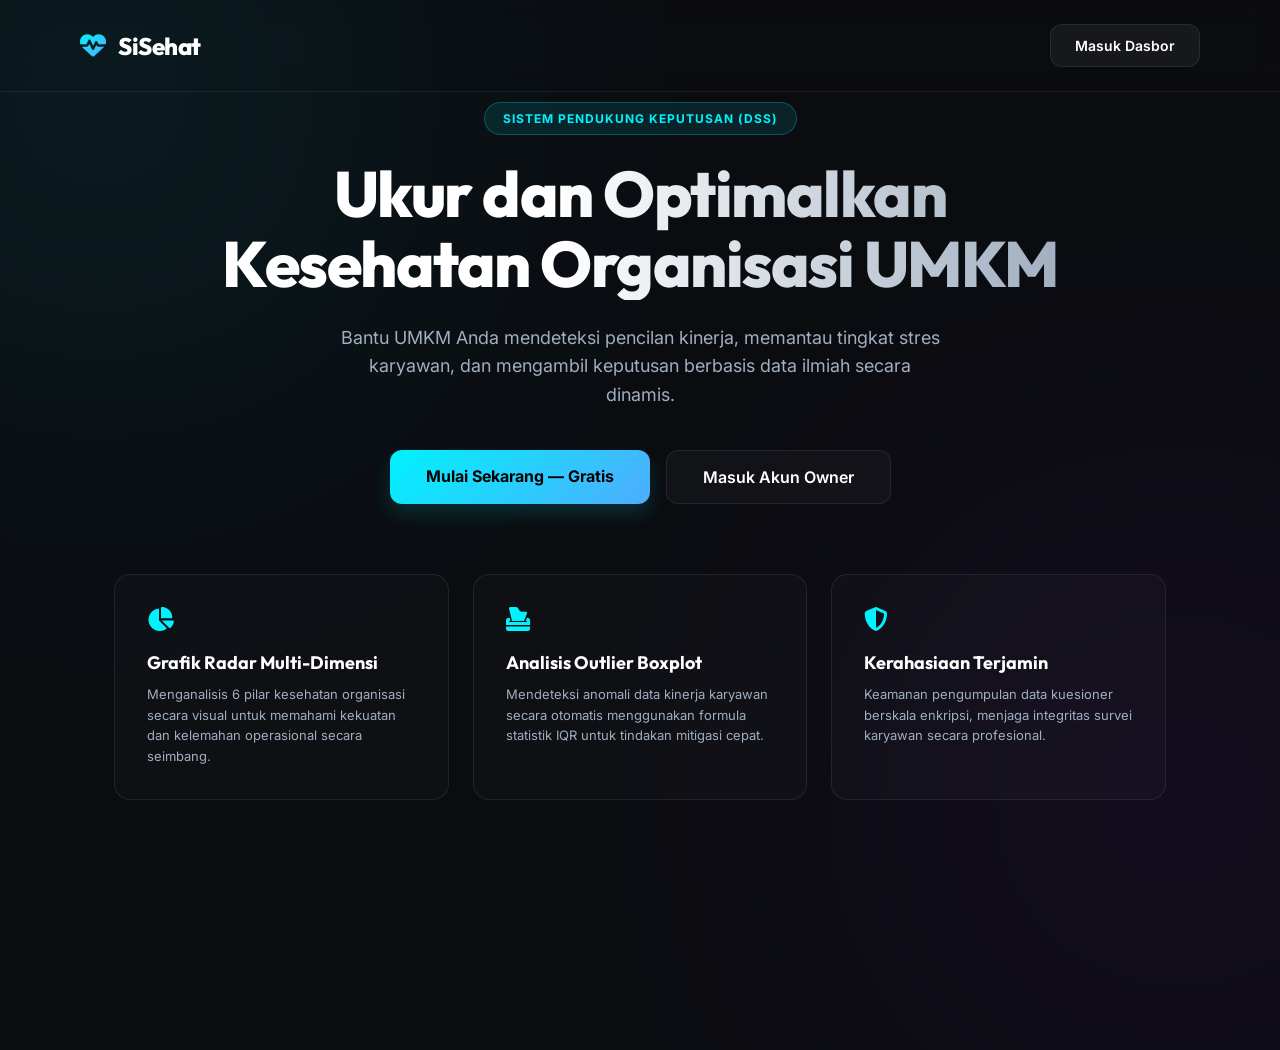
<file: frontend/index.html>
<!DOCTYPE html>
<html lang="id">
<head>
    <meta charset="UTF-8">
    <meta name="viewport" content="width=device-width, initial-scale=1.0">
    <title>SiSehat - Kesehatan Organisasi UMKM</title>
    <!-- Google Fonts -->
    <link href="https://fonts.googleapis.com/css2?family=Outfit:wght@300;400;600;800&family=Inter:wght@300;400;600;700&display=swap" rel="stylesheet">
    <!-- FontAwesome Icons -->
    <link rel="stylesheet" href="https://cdnjs.cloudflare.com/ajax/libs/font-awesome/6.4.0/css/all.min.css">
    
    <style>
        :root {
            --bg-color: #0b0c10;
            --primary-color: #00f2fe;
            --secondary-color: #4facfe;
            --text-primary: #ffffff;
            --text-secondary: #a0aec0;
            --border-color: rgba(255, 255, 255, 0.08);
        }

        * {
            box-sizing: border-box;
            margin: 0;
            padding: 0;
            font-family: 'Inter', sans-serif;
        }

        body {
            background-color: var(--bg-color);
            color: var(--text-primary);
            min-height: 100vh;
            display: flex;
            flex-direction: column;
            overflow-x: hidden;
            position: relative;
        }

        /* Glowing Background Orbs */
        .orb {
            position: absolute;
            width: 500px;
            height: 500px;
            border-radius: 50%;
            filter: blur(180px);
            z-index: 1;
            opacity: 0.12;
        }
        .orb-left {
            top: -150px;
            left: -150px;
            background: var(--primary-color);
        }
        .orb-right {
            bottom: -150px;
            right: -150px;
            background: #8a2be2;
        }

        /* Navbar */
        nav {
            display: flex;
            justify-content: space-between;
            align-items: center;
            padding: 24px 80px;
            z-index: 10;
            border-bottom: 1px solid var(--border-color);
            backdrop-filter: blur(12px);
        }
        .logo {
            display: flex;
            align-items: center;
            gap: 12px;
            text-decoration: none;
            color: #fff;
        }
        .logo-icon {
            font-size: 26px;
            background: linear-gradient(135deg, var(--primary-color), var(--secondary-color));
            -webkit-background-clip: text;
            -webkit-text-fill-color: transparent;
        }
        .logo-text {
            font-family: 'Outfit', sans-serif;
            font-size: 24px;
            font-weight: 800;
            letter-spacing: -0.5px;
        }

        .nav-btn {
            background: rgba(255, 255, 255, 0.05);
            border: 1px solid var(--border-color);
            border-radius: 12px;
            padding: 12px 24px;
            color: #fff;
            font-size: 14px;
            font-weight: 600;
            text-decoration: none;
            transition: all 0.2s;
        }
        .nav-btn:hover {
            background: #fff;
            color: #000;
            transform: translateY(-1px);
        }

        /* Hero Section */
        .hero {
            flex: 1;
            display: flex;
            flex-direction: column;
            align-items: center;
            justify-content: center;
            text-align: center;
            padding: 0 24px;
            z-index: 10;
            max-width: 900px;
            margin: 0 auto;
        }

        .hero-badge {
            background: rgba(0, 242, 254, 0.1);
            border: 1px solid rgba(0, 242, 254, 0.25);
            color: var(--primary-color);
            padding: 8px 18px;
            border-radius: 20px;
            font-size: 12px;
            font-weight: 700;
            letter-spacing: 1px;
            text-transform: uppercase;
            margin-bottom: 24px;
            display: inline-block;
        }

        .hero-title {
            font-family: 'Outfit', sans-serif;
            font-size: 64px;
            font-weight: 800;
            line-height: 1.1;
            letter-spacing: -1.5px;
            margin-bottom: 24px;
            background: linear-gradient(to right, #ffffff 40%, #a0aec0);
            -webkit-background-clip: text;
            -webkit-text-fill-color: transparent;
        }

        .hero-desc {
            font-size: 18px;
            color: var(--text-secondary);
            max-width: 600px;
            line-height: 1.6;
            margin-bottom: 40px;
        }

        .hero-actions {
            display: flex;
            gap: 16px;
        }

        .btn-primary {
            background: linear-gradient(135deg, var(--primary-color), var(--secondary-color));
            color: #000;
            border: none;
            border-radius: 12px;
            padding: 16px 36px;
            font-size: 16px;
            font-weight: 700;
            text-decoration: none;
            transition: all 0.2s;
            box-shadow: 0 10px 20px rgba(0, 242, 254, 0.15);
        }
        .btn-primary:hover {
            transform: translateY(-2px);
            box-shadow: 0 10px 25px rgba(0, 242, 254, 0.35);
        }

        .btn-secondary {
            background: rgba(255, 255, 255, 0.03);
            border: 1px solid var(--border-color);
            color: #fff;
            border-radius: 12px;
            padding: 16px 36px;
            font-size: 16px;
            font-weight: 600;
            text-decoration: none;
            transition: all 0.2s;
        }
        .btn-secondary:hover {
            background: rgba(255, 255, 255, 0.08);
            border-color: rgba(255, 255, 255, 0.15);
        }

        /* Features row */
        .features-grid {
            display: grid;
            grid-template-columns: repeat(3, 1fr);
            gap: 24px;
            width: 100%;
            max-width: 1100px;
            margin: 60px auto 100px auto;
            padding: 0 24px;
            z-index: 10;
        }

        .feature-card {
            background: rgba(255, 255, 255, 0.02);
            border: 1px solid var(--border-color);
            border-radius: 16px;
            padding: 32px;
            text-align: left;
            transition: all 0.2s;
        }
        .feature-card:hover {
            border-color: rgba(0, 242, 254, 0.2);
            background: rgba(255, 255, 255, 0.04);
            transform: translateY(-2px);
        }
        .feature-icon {
            font-size: 24px;
            color: var(--primary-color);
            margin-bottom: 20px;
        }
        .feature-title {
            font-family: 'Outfit', sans-serif;
            font-size: 18px;
            font-weight: 700;
            margin-bottom: 10px;
        }
        .feature-desc {
            font-size: 13px;
            color: var(--text-secondary);
            line-height: 1.6;
        }

        @media (max-width: 768px) {
            nav { padding: 24px 32px; }
            .hero-title { font-size: 44px; }
            .features-grid { grid-template-columns: 1fr; }
        }
    </style>
</head>
<body>

    <!-- Ambient Orbs -->
    <div class="orb orb-left"></div>
    <div class="orb orb-right"></div>

    <!-- Navbar -->
    <nav>
        <a href="index.html" class="logo">
            <i class="fa-solid fa-heart-pulse logo-icon"></i>
            <span class="logo-text">SiSehat</span>
        </a>
        <a href="login.html" class="nav-btn">Masuk Dasbor</a>
    </nav>

    <!-- Hero -->
    <main class="hero">
        <span class="hero-badge">Sistem Pendukung Keputusan (DSS)</span>
        <h1 class="hero-title">Ukur dan Optimalkan Kesehatan Organisasi UMKM</h1>
        <p class="hero-desc">Bantu UMKM Anda mendeteksi pencilan kinerja, memantau tingkat stres karyawan, dan mengambil keputusan berbasis data ilmiah secara dinamis.</p>
        
        <div class="hero-actions">
            <a href="register.html" class="btn-primary">Mulai Sekarang — Gratis</a>
            <a href="login.html" class="btn-secondary">Masuk Akun Owner</a>
        </div>
    </main>

    <!-- Features -->
    <section class="features-grid">
        <div class="feature-card">
            <i class="fa-solid fa-chart-pie feature-icon"></i>
            <h3 class="feature-title">Grafik Radar Multi-Dimensi</h3>
            <p class="feature-desc">Menganalisis 6 pilar kesehatan organisasi secara visual untuk memahami kekuatan dan kelemahan operasional secara seimbang.</p>
        </div>
        <div class="feature-card">
            <i class="fa-solid fa-box-tissue feature-icon"></i>
            <h3 class="feature-title">Analisis Outlier Boxplot</h3>
            <p class="feature-desc">Mendeteksi anomali data kinerja karyawan secara otomatis menggunakan formula statistik IQR untuk tindakan mitigasi cepat.</p>
        </div>
        <div class="feature-card">
            <i class="fa-solid fa-shield-halved feature-icon"></i>
            <h3 class="feature-title">Kerahasiaan Terjamin</h3>
            <p class="feature-desc">Keamanan pengumpulan data kuesioner berskala enkripsi, menjaga integritas survei karyawan secara profesional.</p>
        </div>
    </section>

</body>
</html>
</file>
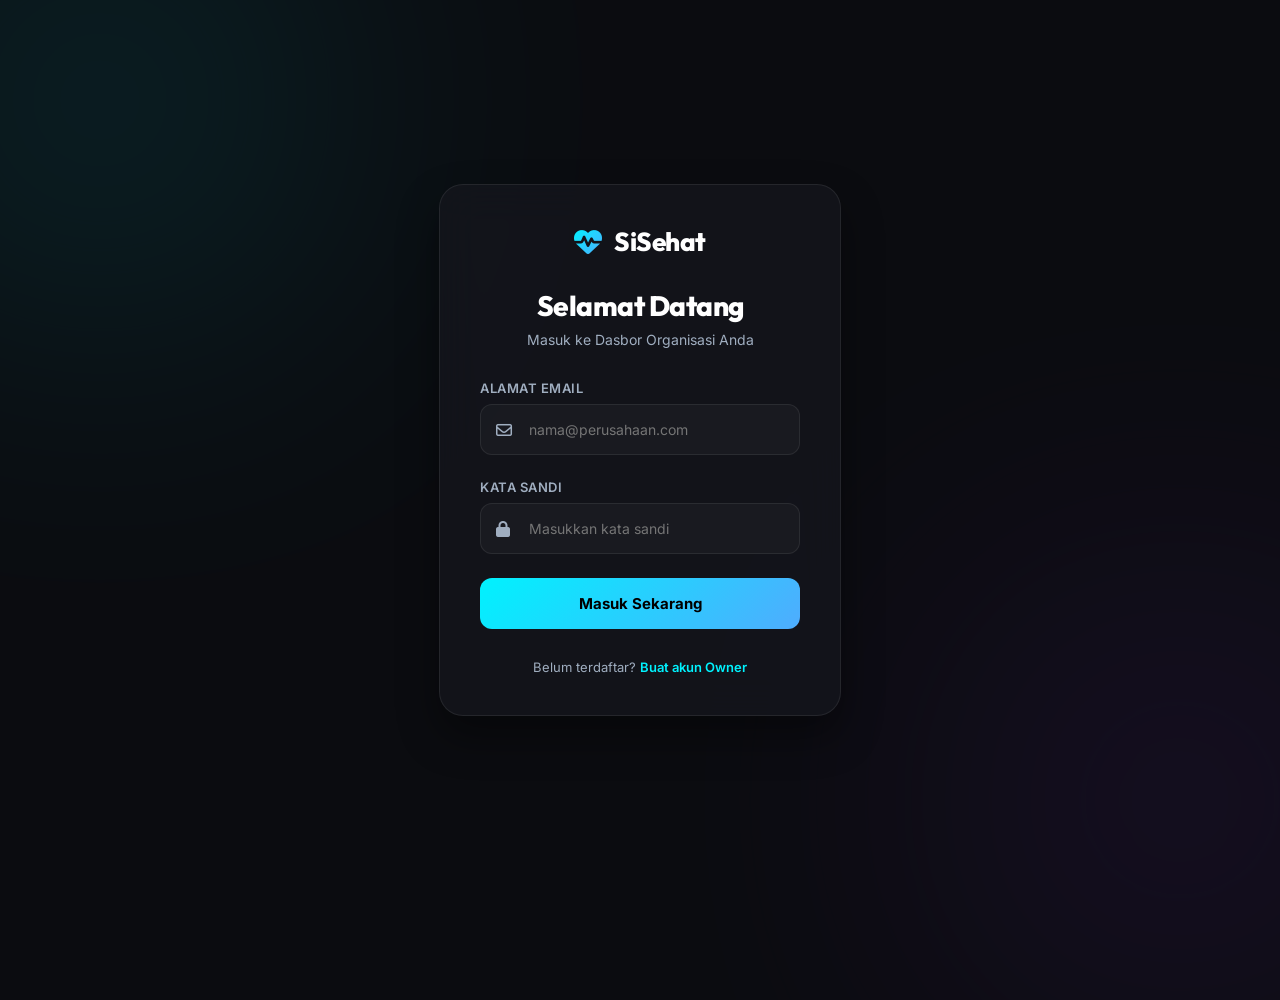
<file: frontend/dashboard.html>
<!DOCTYPE html>
<html lang="id">
<head>
    <meta charset="UTF-8">
    <meta name="viewport" content="width=device-width, initial-scale=1.0">
    <title>Dasbor - SiSehat</title>
    <!-- Google Fonts -->
    <link href="https://fonts.googleapis.com/css2?family=Outfit:wght@300;400;600;800&family=Inter:wght@300;400;600;700&display=swap" rel="stylesheet">
    <!-- FontAwesome Icons -->
    <link rel="stylesheet" href="https://cdnjs.cloudflare.com/ajax/libs/font-awesome/6.4.0/css/all.min.css">
    
    <style>
        :root {
            --bg-color: #0b0c10;
            --card-color: rgba(22, 24, 30, 0.7);
            --primary-color: #00f2fe;
            --secondary-color: #4facfe;
            --text-primary: #ffffff;
            --text-secondary: #a0aec0;
            --border-color: rgba(255, 255, 255, 0.08);
            --card-hover: rgba(255, 255, 255, 0.03);
            --success-color: #2ecc71;
        }

        * {
            box-sizing: border-box;
            margin: 0;
            padding: 0;
            font-family: 'Inter', sans-serif;
        }

        body {
            background-color: var(--bg-color);
            color: var(--text-primary);
            min-height: 100vh;
            display: flex;
            flex-direction: column;
            overflow-x: hidden;
            position: relative;
        }

        /* Glowing Background Orbs */
        .orb {
            position: absolute;
            width: 450px;
            height: 450px;
            border-radius: 50%;
            filter: blur(150px);
            z-index: 1;
            opacity: 0.1;
        }
        .orb-left {
            top: -100px;
            left: -100px;
            background: var(--primary-color);
        }
        .orb-right {
            bottom: -150px;
            right: -100px;
            background: #8a2be2;
        }

        /* Navbar */
        nav {
            display: flex;
            justify-content: space-between;
            align-items: center;
            padding: 20px 60px;
            z-index: 10;
            border-bottom: 1px solid var(--border-color);
            backdrop-filter: blur(12px);
            background: rgba(11, 12, 16, 0.5);
        }
        .logo {
            display: flex;
            align-items: center;
            gap: 12px;
            text-decoration: none;
            color: #fff;
        }
        .logo-icon {
            font-size: 24px;
            background: linear-gradient(135deg, var(--primary-color), var(--secondary-color));
            -webkit-background-clip: text;
            -webkit-text-fill-color: transparent;
        }
        .logo-text {
            font-family: 'Outfit', sans-serif;
            font-size: 22px;
            font-weight: 800;
            letter-spacing: -0.5px;
        }

        .user-nav {
            display: flex;
            align-items: center;
            gap: 20px;
        }
        .user-info {
            display: flex;
            align-items: center;
            gap: 10px;
        }
        .user-avatar {
            width: 38px;
            height: 38px;
            background: rgba(0, 242, 254, 0.1);
            border: 1px solid rgba(0, 242, 254, 0.2);
            border-radius: 50%;
            display: flex;
            align-items: center;
            justify-content: center;
            color: var(--primary-color);
            font-weight: 700;
        }
        .user-name {
            font-size: 14px;
            font-weight: 600;
        }
        .btn-logout {
            background: rgba(255, 77, 77, 0.1);
            border: 1px solid rgba(255, 77, 77, 0.2);
            border-radius: 10px;
            padding: 8px 16px;
            color: #ff4d4d;
            font-size: 13px;
            font-weight: 600;
            cursor: pointer;
            transition: all 0.2s;
        }
        .btn-logout:hover {
            background: #ff4d4d;
            color: #fff;
        }

        /* Main Container */
        main {
            flex: 1;
            max-width: 1200px;
            width: 100%;
            margin: 40px auto;
            padding: 0 40px;
            z-index: 10;
        }

        .header-row {
            display: flex;
            justify-content: space-between;
            align-items: center;
            margin-bottom: 36px;
        }
        .header-title {
            font-family: 'Outfit', sans-serif;
            font-size: 32px;
            font-weight: 800;
            letter-spacing: -0.5px;
        }
        .header-desc {
            font-size: 14px;
            color: var(--text-secondary);
            margin-top: 4px;
        }

        .btn-add {
            background: linear-gradient(135deg, var(--primary-color), var(--secondary-color));
            color: #000;
            border: none;
            border-radius: 12px;
            padding: 14px 24px;
            font-size: 14px;
            font-weight: 700;
            cursor: pointer;
            display: flex;
            align-items: center;
            gap: 10px;
            transition: all 0.2s;
        }
        .btn-add:hover {
            transform: translateY(-2px);
            box-shadow: 0 6px 15px rgba(0, 242, 254, 0.25);
        }

        /* Grid */
        .umkm-grid {
            display: grid;
            grid-template-columns: repeat(auto-fill, minmax(340px, 1fr));
            gap: 24px;
        }

        .umkm-card {
            background: var(--card-color);
            border: 1px solid var(--border-color);
            border-radius: 20px;
            padding: 30px;
            backdrop-filter: blur(16px);
            transition: all 0.2s;
            position: relative;
            overflow: hidden;
        }
        .umkm-card:hover {
            border-color: rgba(0, 242, 254, 0.25);
            background: var(--card-hover);
            transform: translateY(-2px);
        }

        .umkm-card::before {
            content: '';
            position: absolute;
            top: 0;
            left: 0;
            width: 100%;
            height: 4px;
            background: linear-gradient(to right, var(--primary-color), var(--secondary-color));
            opacity: 0;
            transition: all 0.2s;
        }
        .umkm-card:hover::before {
            opacity: 1;
        }

        .umkm-name {
            font-family: 'Outfit', sans-serif;
            font-size: 20px;
            font-weight: 700;
            margin-bottom: 12px;
        }
        .umkm-meta {
            display: flex;
            flex-direction: column;
            gap: 8px;
            font-size: 13px;
            color: var(--text-secondary);
            margin-bottom: 24px;
            border-bottom: 1px solid var(--border-color);
            padding-bottom: 16px;
        }
        .meta-item {
            display: flex;
            align-items: center;
            gap: 10px;
        }
        .meta-icon {
            color: var(--primary-color);
            width: 16px;
        }

        .card-actions {
            display: flex;
            gap: 10px;
        }
        .btn-action-primary {
            flex: 1;
            background: rgba(0, 242, 254, 0.1);
            border: 1px solid rgba(0, 242, 254, 0.25);
            color: var(--primary-color);
            border-radius: 10px;
            padding: 10px;
            font-size: 13px;
            font-weight: 700;
            text-align: center;
            text-decoration: none;
            cursor: pointer;
            transition: all 0.2s;
        }
        .btn-action-primary:hover {
            background: var(--primary-color);
            color: #000;
            border-color: var(--primary-color);
        }

        /* Modal */
        .modal {
            display: none;
            position: fixed;
            top: 0;
            left: 0;
            width: 100%;
            height: 100%;
            background: rgba(0, 0, 0, 0.8);
            backdrop-filter: blur(8px);
            z-index: 100;
            align-items: center;
            justify-content: center;
            padding: 20px;
        }
        .modal-card {
            background: #11141a;
            border: 1px solid var(--border-color);
            border-radius: 24px;
            width: 100%;
            max-width: 460px;
            padding: 40px;
            box-shadow: 0 20px 50px rgba(0, 0, 0, 0.6);
            animation: modalIn 0.3s cubic-bezier(0.25, 0.8, 0.25, 1);
        }
        @keyframes modalIn {
            from { transform: translateY(20px); opacity: 0; }
            to { transform: translateY(0); opacity: 1; }
        }

        .modal-header {
            display: flex;
            justify-content: space-between;
            align-items: center;
            margin-bottom: 28px;
        }
        .modal-title {
            font-family: 'Outfit', sans-serif;
            font-size: 24px;
            font-weight: 800;
        }
        .btn-close {
            background: none;
            border: none;
            color: var(--text-secondary);
            font-size: 20px;
            cursor: pointer;
            transition: all 0.2s;
        }
        .btn-close:hover {
            color: #fff;
        }

        /* Loader */
        .loader {
            grid-column: 1 / -1;
            text-align: center;
            padding: 60px 0;
            color: var(--text-secondary);
        }
        .loader-icon {
            font-size: 32px;
            margin-bottom: 16px;
            animation: spin 1s linear infinite;
        }

        /* Empty State */
        .empty-state {
            grid-column: 1 / -1;
            text-align: center;
            padding: 80px 40px;
            background: var(--card-color);
            border: 1px dashed var(--border-color);
            border-radius: 24px;
        }
        .empty-icon {
            font-size: 48px;
            color: var(--text-secondary);
            margin-bottom: 24px;
            opacity: 0.5;
        }
        .empty-title {
            font-family: 'Outfit', sans-serif;
            font-size: 22px;
            font-weight: 700;
            margin-bottom: 8px;
        }
        .empty-desc {
            font-size: 14px;
            color: var(--text-secondary);
            margin-bottom: 28px;
        }

        /* Form styling inside Modal */
        .form-group {
            margin-bottom: 20px;
        }
        .form-label {
            display: block;
            font-size: 12px;
            font-weight: 600;
            color: var(--text-secondary);
            margin-bottom: 8px;
            text-transform: uppercase;
        }
        .form-input {
            width: 100%;
            background: rgba(255, 255, 255, 0.03);
            border: 1px solid var(--border-color);
            border-radius: 12px;
            padding: 14px 16px;
            color: #fff;
            font-size: 14px;
            outline: none;
            transition: all 0.2s;
        }
        .form-input:focus {
            border-color: var(--primary-color);
            background: rgba(255, 255, 255, 0.06);
        }
        .modal-actions {
            display: flex;
            gap: 12px;
            margin-top: 30px;
        }
        .btn-cancel {
            flex: 1;
            background: rgba(255, 255, 255, 0.05);
            border: 1px solid var(--border-color);
            color: #fff;
            border-radius: 12px;
            padding: 14px;
            font-size: 14px;
            font-weight: 600;
            cursor: pointer;
            transition: all 0.2s;
        }
        .btn-cancel:hover {
            background: rgba(255, 255, 255, 0.1);
        }
        .btn-confirm {
            flex: 1;
            background: linear-gradient(135deg, var(--primary-color), var(--secondary-color));
            border: none;
            color: #000;
            border-radius: 12px;
            padding: 14px;
            font-size: 14px;
            font-weight: 700;
            cursor: pointer;
            transition: all 0.2s;
        }
        .btn-confirm:hover {
            box-shadow: 0 6px 15px rgba(0, 242, 254, 0.25);
        }
    </style>
</head>
<body>

    <!-- Ambient Orbs -->
    <div class="orb orb-left"></div>
    <div class="orb orb-right"></div>

    <!-- Navbar -->
    <nav>
        <a href="dashboard.html" class="logo">
            <i class="fa-solid fa-heart-pulse logo-icon"></i>
            <span class="logo-text">SiSehat</span>
        </a>
        <div class="user-nav">
            <div class="user-info">
                <div class="user-avatar" id="userInitial">U</div>
                <span class="user-name" id="userName">Nama Pengguna</span>
            </div>
            <button class="btn-logout" id="logoutBtn">Keluar</button>
        </div>
    </nav>

    <!-- Main Container -->
    <main>
        <div class="header-row">
            <div>
                <h1 class="header-title">Daftar UMKM Organisasi Anda</h1>
                <p class="header-desc">Pilih atau tambahkan unit usaha untuk mengelola kuesioner dan penilaian DSS.</p>
            </div>
            <button class="btn-add" id="openModalBtn">
                <i class="fa-solid fa-plus"></i> Tambah UMKM
            </button>
        </div>

        <!-- Grid Cards -->
        <div class="umkm-grid" id="umkmContainer">
            <div class="loader">
                <i class="fa-solid fa-circle-notch loader-icon"></i>
                <p>Mengambil data dari server cloud...</p>
            </div>
        </div>
    </main>

    <!-- Add UMKM Modal -->
    <div class="modal" id="addUmkmModal">
        <div class="modal-card">
            <div class="modal-header">
                <h3 class="modal-title">Tambah UMKM Baru</h3>
                <button class="btn-close" id="closeModalBtn">&times;</button>
            </div>
            <form id="addUmkmForm">
                <div class="form-group">
                    <label class="form-label" for="nama_umkm">Nama UMKM / Unit Usaha</label>
                    <input type="text" id="nama_umkm" class="form-input" placeholder="Contoh: Kopi Kita Sejahtera" required>
                </div>
                <div class="form-group">
                    <label class="form-label" for="sektor_usaha">Sektor Bisnis</label>
                    <input type="text" id="sektor_usaha" class="form-input" placeholder="Contoh: F&B / Manufaktur / Retail" required>
                </div>
                <div class="form-group">
                    <label class="form-label" for="umur_usaha">Umur Usaha (Tahun)</label>
                    <input type="text" id="umur_usaha" class="form-input" placeholder="Contoh: 3 Tahun" required>
                </div>
                <div class="modal-actions">
                    <button type="button" class="btn-cancel" id="cancelModalBtn">Batal</button>
                    <button type="submit" class="btn-confirm" id="saveUmkmBtn">Simpan Unit</button>
                </div>
            </form>
        </div>
    </div>

    <script>
        const API_BASE_URL = 'http://pandarahealth.infinityfree.me/api';

        // 1. Validasi Sesi Login Lokal
        const userJson = localStorage.getItem('sisehat_user');
        if (!userJson) {
            window.location.href = 'login.html';
        }
        const user = JSON.parse(userJson);

        // 2. Set Informasi User di Navbar
        document.getElementById('userName').textContent = user.name;
        document.getElementById('userInitial').textContent = user.name.charAt(0).toUpperCase();

        // 3. Logout Button Action
        document.getElementById('logoutBtn').addEventListener('click', function() {
            localStorage.removeItem('sisehat_user');
            window.location.href = 'login.html';
        });

        // 4. Ambil Daftar UMKM dari Backend API
        async function fetchUmkms() {
            const container = document.getElementById('umkmContainer');
            
            try {
                const response = await fetch(`${API_BASE_URL}/umkm?owner_id=${user.owner_id}`);
                const resData = await response.json();

                if (!response.ok) {
                    throw new Error(resData.error || 'Gagal mengambil data.');
                }

                const umkms = resData.data;

                if (umkms.length === 0) {
                    container.innerHTML = `
                        <div class="empty-state">
                            <i class="fa-regular fa-folder-open empty-icon"></i>
                            <h3 class="empty-title">Belum Ada UMKM</h3>
                            <p class="empty-desc">Unit usaha Anda masih kosong. Silakan tambahkan UMKM pertama Anda untuk memulai survei penilaian.</p>
                            <button class="btn-add" style="margin: 0 auto;" onclick="openModal()">
                                <i class="fa-solid fa-plus"></i> Tambah UMKM Pertama
                            </button>
                        </div>
                    `;
                    return;
                }

                // Render List
                container.innerHTML = umkms.map(item => `
                    <div class="umkm-card">
                        <h3 class="umkm-name">${item.nama_umkm}</h3>
                        <div class="umkm-meta">
                            <div class="meta-item">
                                <i class="fa-solid fa-briefcase meta-icon"></i>
                                <span>Sektor: ${item.sektor_usaha || 'N/A'}</span>
                            </div>
                            <div class="meta-item">
                                <i class="fa-regular fa-clock meta-icon"></i>
                                <span>Umur Usaha: ${item.umur_usaha || 'N/A'}</span>
                            </div>
                        </div>
                        <div class="card-actions">
                            <button class="btn-action-primary" onclick="alert('Rute visual kuesioner akan diintegrasikan selanjutnya!')">
                                <i class="fa-solid fa-clipboard-list"></i> Kelola Kuesioner
                            </button>
                        </div>
                    </div>
                `).join('');

            } catch (err) {
                container.innerHTML = `
                    <div class="empty-state" style="border-color: rgba(255, 77, 77, 0.2)">
                        <i class="fa-solid fa-triangle-exclamation empty-icon" style="color: #ff4d4d"></i>
                        <h3 class="empty-title">Gagal Menghubungkan ke Server</h3>
                        <p class="empty-desc">${err.message}. Pastikan status backend menyala.</p>
                        <button class="btn-cancel" style="margin: 0 auto;" onclick="fetchUmkms()">
                            <i class="fa-solid fa-rotate-right"></i> Coba Hubungkan Kembali
                        </button>
                    </div>
                `;
            }
        }

        // 5. Kontrol Modal Tambah UMKM
        const modal = document.getElementById('addUmkmModal');
        
        function openModal() {
            modal.style.display = 'flex';
        }
        function closeModal() {
            modal.style.display = 'none';
            document.getElementById('addUmkmForm').reset();
        }

        document.getElementById('openModalBtn').addEventListener('click', openModal);
        document.getElementById('closeModalBtn').addEventListener('click', closeModal);
        document.getElementById('cancelModalBtn').addEventListener('click', closeModal);

        // Tutup modal jika klik di luar box
        window.addEventListener('click', function(e) {
            if (e.target === modal) {
                closeModal();
            }
        });

        // 6. Submit Tambah UMKM Form
        document.getElementById('addUmkmForm').addEventListener('submit', async function(e) {
            e.preventDefault();

            const nama_umkm = document.getElementById('nama_umkm').value;
            const sektor_usaha = document.getElementById('sektor_usaha').value;
            const umur_usaha = document.getElementById('umur_usaha').value;
            
            const saveBtn = document.getElementById('saveUmkmBtn');
            saveBtn.disabled = true;
            saveBtn.textContent = 'Menyimpan...';

            try {
                const response = await fetch(`${API_BASE_URL}/umkm`, {
                    method: 'POST',
                    headers: {
                        'Content-Type': 'application/json',
                        'Accept': 'application/json'
                    },
                    body: JSON.stringify({
                        owner_id: user.owner_id,
                        nama_umkm,
                        sektor_usaha,
                        umur_usaha
                    })
                });

                const data = await response.json();

                if (!response.ok) {
                    throw new Error(data.message || 'Gagal menyimpan UMKM baru.');
                }

                // Sukses
                closeModal();
                fetchUmkms();

            } catch (err) {
                alert(err.message);
            } finally {
                saveBtn.disabled = false;
                saveBtn.textContent = 'Simpan Unit';
            }
        });

        // Load awal data
        window.onload = fetchUmkms;
    </script>
</body>
</html>
</file>
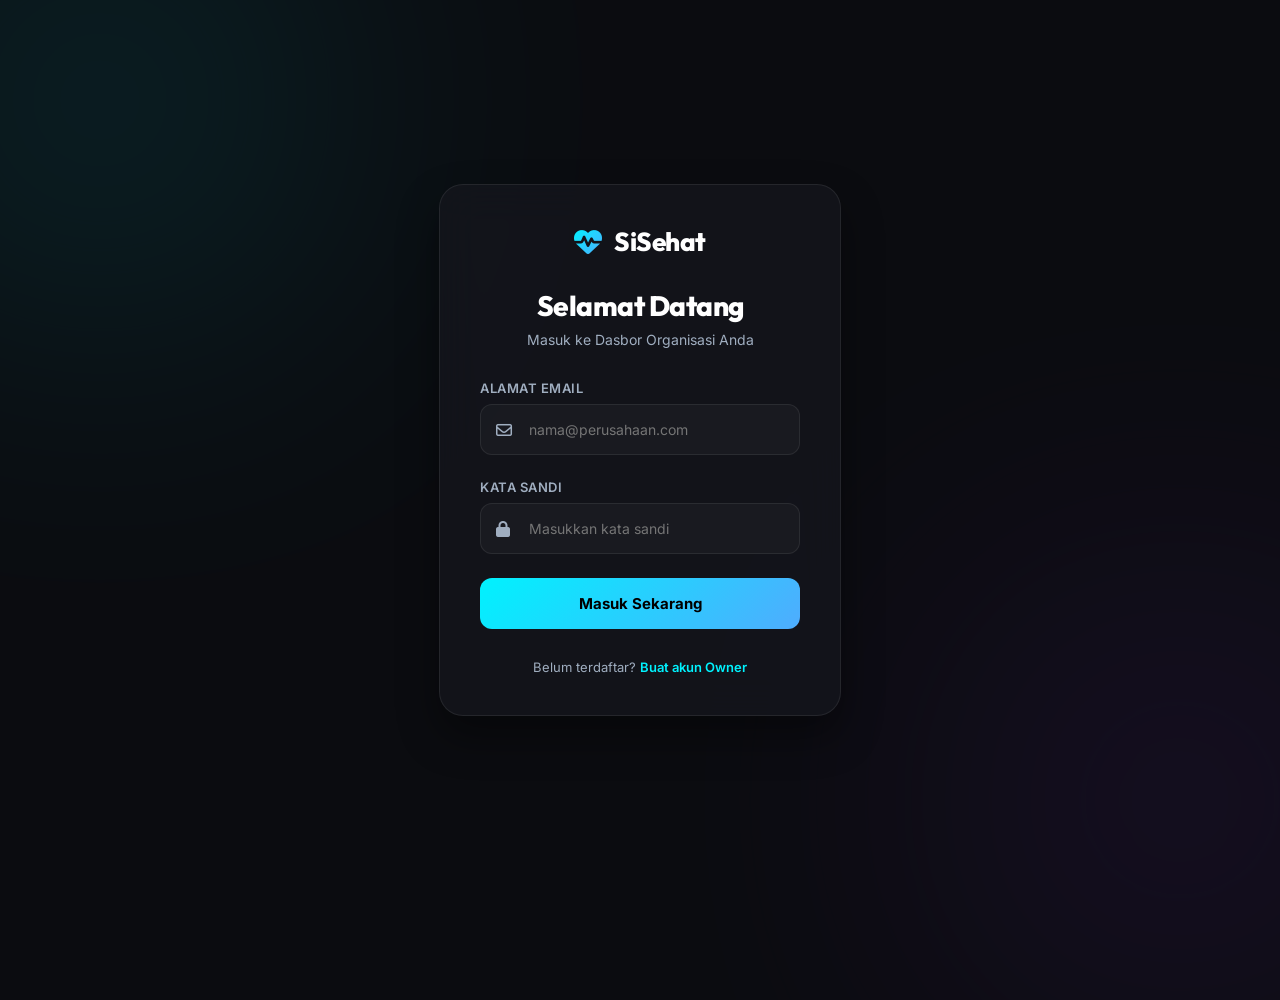
<file: frontend/login.html>
<!DOCTYPE html>
<html lang="id">
<head>
    <meta charset="UTF-8">
    <meta name="viewport" content="width=device-width, initial-scale=1.0">
    <title>Masuk - SiSehat</title>
    <!-- Google Fonts -->
    <link href="https://fonts.googleapis.com/css2?family=Outfit:wght@300;400;600;800&family=Inter:wght@300;400;600;700&display=swap" rel="stylesheet">
    <!-- FontAwesome Icons -->
    <link rel="stylesheet" href="https://cdnjs.cloudflare.com/ajax/libs/font-awesome/6.4.0/css/all.min.css">
    
    <style>
        :root {
            --bg-color: #0b0c10;
            --card-color: rgba(22, 24, 30, 0.7);
            --primary-color: #00f2fe;
            --secondary-color: #4facfe;
            --text-primary: #ffffff;
            --text-secondary: #a0aec0;
            --border-color: rgba(255, 255, 255, 0.08);
            --error-color: #ff4d4d;
            --success-color: #2ecc71;
        }

        * {
            box-sizing: border-box;
            margin: 0;
            padding: 0;
            font-family: 'Inter', sans-serif;
        }

        body {
            background-color: var(--bg-color);
            color: var(--text-primary);
            min-height: 100vh;
            display: flex;
            align-items: center;
            justify-content: center;
            overflow-x: hidden;
            position: relative;
        }

        /* Glowing Background Orbs */
        .orb {
            position: absolute;
            width: 400px;
            height: 400px;
            border-radius: 50%;
            filter: blur(150px);
            z-index: 1;
            opacity: 0.15;
        }
        .orb-left {
            top: -100px;
            left: -100px;
            background: var(--primary-color);
            animation: floatLeft 20s infinite alternate;
        }
        .orb-right {
            bottom: -100px;
            right: -100px;
            background: #8a2be2;
            animation: floatRight 20s infinite alternate;
        }

        @keyframes floatLeft {
            0% { transform: translate(0, 0) scale(1); }
            100% { transform: translate(50px, 50px) scale(1.1); }
        }
        @keyframes floatRight {
            0% { transform: translate(0, 0) scale(1); }
            100% { transform: translate(-50px, -50px) scale(1.1); }
        }

        /* Container Card */
        .login-container {
            width: 100%;
            max-width: 450px;
            padding: 24px;
            z-index: 10;
        }

        .login-card {
            background: var(--card-color);
            border: 1px solid var(--border-color);
            border-radius: 24px;
            padding: 40px;
            backdrop-filter: blur(20px);
            box-shadow: 0 20px 40px rgba(0, 0, 0, 0.4);
            transition: all 0.3s cubic-bezier(0.25, 0.8, 0.25, 1);
        }
        .login-card:hover {
            border-color: rgba(0, 242, 254, 0.25);
            box-shadow: 0 20px 40px rgba(0, 242, 254, 0.05);
        }

        .logo-row {
            display: flex;
            align-items: center;
            justify-content: center;
            gap: 12px;
            margin-bottom: 30px;
        }
        .logo-icon {
            font-size: 28px;
            background: linear-gradient(135deg, var(--primary-color), var(--secondary-color));
            -webkit-background-clip: text;
            -webkit-text-fill-color: transparent;
        }
        .logo-text {
            font-family: 'Outfit', sans-serif;
            font-size: 26px;
            font-weight: 800;
            letter-spacing: -0.5px;
        }

        .login-header {
            text-align: center;
            margin-bottom: 32px;
        }
        .login-title {
            font-family: 'Outfit', sans-serif;
            font-size: 28px;
            font-weight: 800;
            margin-bottom: 8px;
            letter-spacing: -0.5px;
        }
        .login-subtitle {
            font-size: 14px;
            color: var(--text-secondary);
        }

        /* Form Controls */
        .form-group {
            margin-bottom: 24px;
            position: relative;
        }
        .form-label {
            display: block;
            font-size: 13px;
            font-weight: 600;
            color: var(--text-secondary);
            margin-bottom: 8px;
            letter-spacing: 0.5px;
            text-transform: uppercase;
        }
        .input-wrapper {
            position: relative;
            display: flex;
            align-items: center;
        }
        .input-icon {
            position: absolute;
            left: 16px;
            color: var(--text-secondary);
            font-size: 16px;
            transition: all 0.2s;
        }
        .form-input {
            width: 100%;
            background: rgba(255, 255, 255, 0.03);
            border: 1px solid var(--border-color);
            border-radius: 12px;
            padding: 16px 16px 16px 48px;
            color: #fff;
            font-size: 14px;
            outline: none;
            transition: all 0.2s;
        }
        .form-input:focus {
            border-color: var(--primary-color);
            background: rgba(255, 255, 255, 0.06);
            box-shadow: 0 0 0 4px rgba(0, 242, 254, 0.1);
        }
        .form-input:focus + .input-icon {
            color: var(--primary-color);
        }

        /* Action Buttons */
        .btn-submit {
            width: 100%;
            background: linear-gradient(135deg, var(--primary-color), var(--secondary-color));
            border: none;
            border-radius: 12px;
            padding: 16px;
            color: #000;
            font-size: 15px;
            font-weight: 700;
            cursor: pointer;
            display: flex;
            align-items: center;
            justify-content: center;
            gap: 10px;
            transition: all 0.2s;
            margin-top: 10px;
        }
        .btn-submit:hover {
            transform: translateY(-2px);
            box-shadow: 0 8px 20px rgba(0, 242, 254, 0.3);
        }
        .btn-submit:active {
            transform: translateY(0);
        }

        /* Alerts */
        .alert {
            display: none;
            padding: 12px 16px;
            border-radius: 12px;
            font-size: 13px;
            margin-bottom: 24px;
            align-items: center;
            gap: 10px;
            line-height: 1.4;
        }
        .alert-error {
            background: rgba(255, 77, 77, 0.1);
            border: 1px solid rgba(255, 77, 77, 0.2);
            color: var(--error-color);
            display: none;
        }

        .card-footer {
            text-align: center;
            margin-top: 30px;
            font-size: 13px;
            color: var(--text-secondary);
        }
        .card-footer a {
            color: var(--primary-color);
            text-decoration: none;
            font-weight: 600;
            transition: all 0.2s;
        }
        .card-footer a:hover {
            text-decoration: underline;
        }

        /* Loading Spinner */
        .spinner {
            display: none;
            width: 20px;
            height: 20px;
            border: 3px solid rgba(0, 0, 0, 0.1);
            border-top: 3px solid #000;
            border-radius: 50%;
            animation: spin 0.8s linear infinite;
        }
        @keyframes spin {
            0% { transform: rotate(0deg); }
            100% { transform: rotate(360deg); }
        }
    </style>
</head>
<body>

    <!-- Ambient Glowing Orbs -->
    <div class="orb orb-left"></div>
    <div class="orb orb-right"></div>

    <div class="login-container">
        <div class="login-card">
            
            <div class="logo-row">
                <i class="fa-solid fa-heart-pulse logo-icon"></i>
                <span class="logo-text">SiSehat</span>
            </div>

            <div class="login-header">
                <h1 class="login-title">Selamat Datang</h1>
                <p class="login-subtitle">Masuk ke Dasbor Organisasi Anda</p>
            </div>

            <!-- Error Box -->
            <div class="alert alert-error" id="errorBox">
                <i class="fa-solid fa-circle-exclamation"></i>
                <span id="errorMessage">Email atau kata sandi tidak valid.</span>
            </div>

            <form id="loginForm">
                <div class="form-group">
                    <label class="form-label" for="email">Alamat Email</label>
                    <div class="input-wrapper">
                        <input type="email" id="email" class="form-input" placeholder="nama@perusahaan.com" required autocomplete="email">
                        <i class="fa-regular fa-envelope input-icon"></i>
                    </div>
                </div>

                <div class="form-group">
                    <label class="form-label" for="password">Kata Sandi</label>
                    <div class="input-wrapper">
                        <input type="password" id="password" class="form-input" placeholder="Masukkan kata sandi" required autocomplete="current-password">
                        <i class="fa-solid fa-lock input-icon"></i>
                    </div>
                </div>

                <button type="submit" class="btn-submit" id="submitBtn">
                    <span id="btnText">Masuk Sekarang</span>
                    <div class="spinner" id="btnSpinner"></div>
                </button>
            </form>

            <div class="card-footer">
                Belum terdaftar? <a href="register.html">Buat akun Owner</a>
            </div>

        </div>
    </div>

    <script>
        const API_BASE_URL = 'http://pandarahealth.infinityfree.me/api';

        document.getElementById('loginForm').addEventListener('submit', async function(e) {
            e.preventDefault();
            
            const email = document.getElementById('email').value;
            const password = document.getElementById('password').value;
            
            const errorBox = document.getElementById('errorBox');
            const errorMessage = document.getElementById('errorMessage');
            const submitBtn = document.getElementById('submitBtn');
            const btnText = document.getElementById('btnText');
            const btnSpinner = document.getElementById('btnSpinner');

            // Reset States
            errorBox.style.display = 'none';
            submitBtn.disabled = true;
            btnText.textContent = 'Menghubungkan...';
            btnSpinner.style.display = 'block';

            try {
                const response = await fetch(`${API_BASE_URL}/auth/login`, {
                    method: 'POST',
                    headers: {
                        'Content-Type': 'application/json',
                        'Accept': 'application/json'
                    },
                    body: JSON.stringify({ email, password })
                });

                const data = await response.json();

                if (!response.ok) {
                    throw new Error(data.error || data.message || 'Gagal masuk. Silakan periksa kembali email & sandi Anda.');
                }

                // Suksess - Simpan sesi login secara cerdas di localStorage
                localStorage.setItem('sisehat_user', JSON.stringify(data.data));
                
                // Redirect ke Dashboard visual
                window.location.href = 'dashboard.html';

            } catch (err) {
                // Tampilkan Error
                errorBox.style.display = 'flex';
                errorMessage.textContent = err.message;
                
                // Restore Button States
                submitBtn.disabled = false;
                btnText.textContent = 'Masuk Sekarang';
                btnSpinner.style.display = 'none';
            }
        });
    </script>
</body>
</html>
</file>
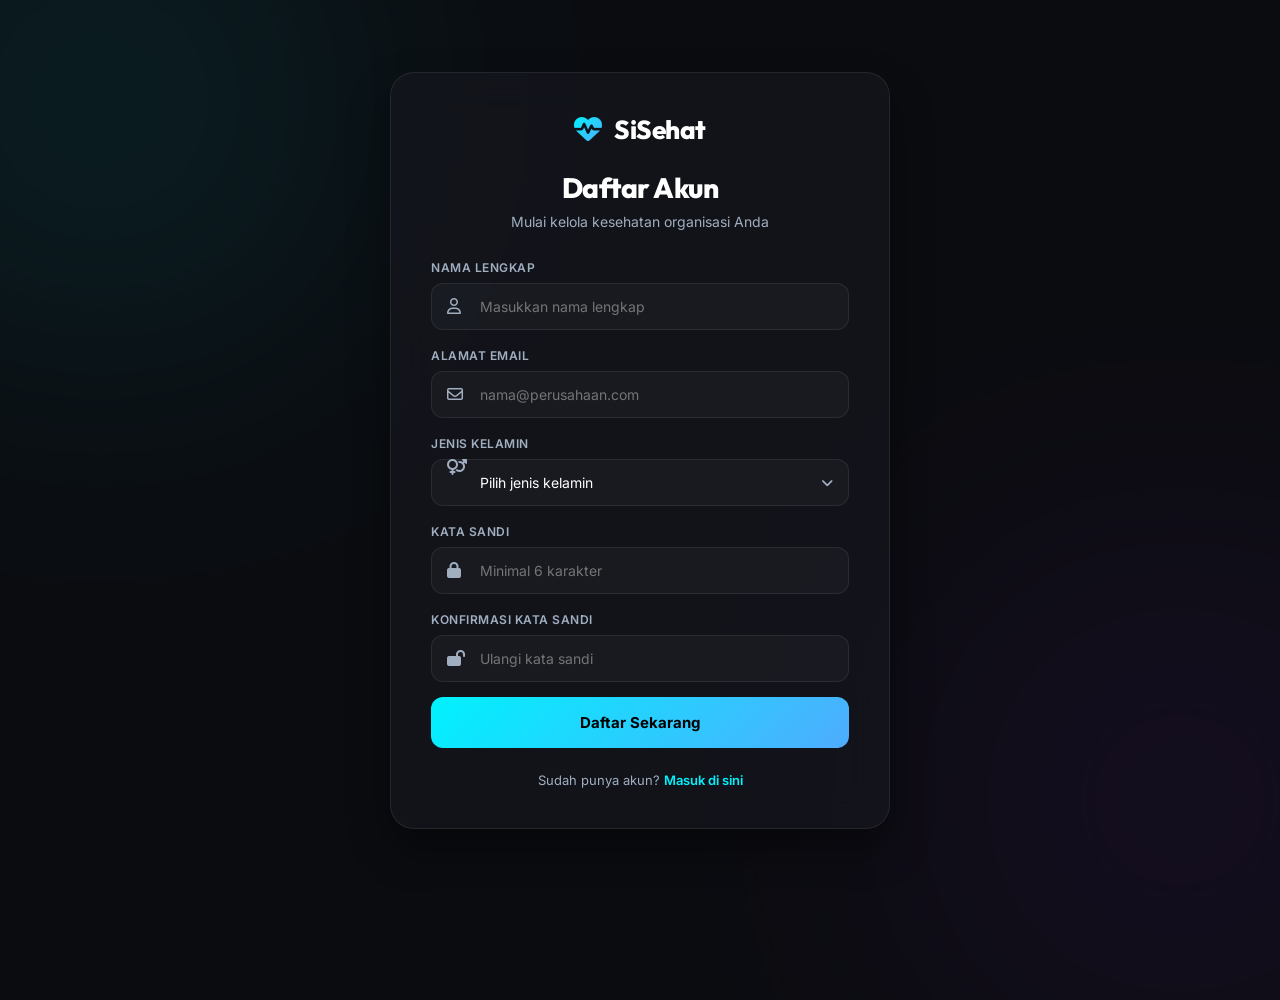
<file: frontend/register.html>
<!DOCTYPE html>
<html lang="id">
<head>
    <meta charset="UTF-8">
    <meta name="viewport" content="width=device-width, initial-scale=1.0">
    <title>Pendaftaran - SiSehat</title>
    <!-- Google Fonts -->
    <link href="https://fonts.googleapis.com/css2?family=Outfit:wght@300;400;600;800&family=Inter:wght@300;400;600;700&display=swap" rel="stylesheet">
    <!-- FontAwesome Icons -->
    <link rel="stylesheet" href="https://cdnjs.cloudflare.com/ajax/libs/font-awesome/6.4.0/css/all.min.css">
    
    <style>
        :root {
            --bg-color: #0b0c10;
            --card-color: rgba(22, 24, 30, 0.7);
            --primary-color: #00f2fe;
            --secondary-color: #4facfe;
            --text-primary: #ffffff;
            --text-secondary: #a0aec0;
            --border-color: rgba(255, 255, 255, 0.08);
            --error-color: #ff4d4d;
            --success-color: #2ecc71;
        }

        * {
            box-sizing: border-box;
            margin: 0;
            padding: 0;
            font-family: 'Inter', sans-serif;
        }

        body {
            background-color: var(--bg-color);
            color: var(--text-primary);
            min-height: 100vh;
            display: flex;
            align-items: center;
            justify-content: center;
            overflow-x: hidden;
            position: relative;
            padding: 40px 20px;
        }

        /* Glowing Background Orbs */
        .orb {
            position: absolute;
            width: 400px;
            height: 400px;
            border-radius: 50%;
            filter: blur(150px);
            z-index: 1;
            opacity: 0.15;
        }
        .orb-left {
            top: -100px;
            left: -100px;
            background: var(--primary-color);
            animation: floatLeft 20s infinite alternate;
        }
        .orb-right {
            bottom: -100px;
            right: -100px;
            background: #8a2be2;
            animation: floatRight 20s infinite alternate;
        }

        @keyframes floatLeft {
            0% { transform: translate(0, 0) scale(1); }
            100% { transform: translate(50px, 50px) scale(1.1); }
        }
        @keyframes floatRight {
            0% { transform: translate(0, 0) scale(1); }
            100% { transform: translate(-50px, -50px) scale(1.1); }
        }

        .register-container {
            width: 100%;
            max-width: 500px;
            z-index: 10;
        }

        .register-card {
            background: var(--card-color);
            border: 1px solid var(--border-color);
            border-radius: 24px;
            padding: 40px;
            backdrop-filter: blur(20px);
            box-shadow: 0 20px 40px rgba(0, 0, 0, 0.4);
            transition: all 0.3s cubic-bezier(0.25, 0.8, 0.25, 1);
        }
        .register-card:hover {
            border-color: rgba(0, 242, 254, 0.25);
            box-shadow: 0 20px 40px rgba(0, 242, 254, 0.05);
        }

        .logo-row {
            display: flex;
            align-items: center;
            justify-content: center;
            gap: 12px;
            margin-bottom: 24px;
        }
        .logo-icon {
            font-size: 28px;
            background: linear-gradient(135deg, var(--primary-color), var(--secondary-color));
            -webkit-background-clip: text;
            -webkit-text-fill-color: transparent;
        }
        .logo-text {
            font-family: 'Outfit', sans-serif;
            font-size: 26px;
            font-weight: 800;
            letter-spacing: -0.5px;
        }

        .register-header {
            text-align: center;
            margin-bottom: 30px;
        }
        .register-title {
            font-family: 'Outfit', sans-serif;
            font-size: 28px;
            font-weight: 800;
            margin-bottom: 8px;
            letter-spacing: -0.5px;
        }
        .register-subtitle {
            font-size: 14px;
            color: var(--text-secondary);
        }

        /* Form Controls */
        .form-grid {
            display: grid;
            grid-template-columns: 1fr;
            gap: 18px;
        }
        .form-group {
            position: relative;
        }
        .form-label {
            display: block;
            font-size: 12px;
            font-weight: 600;
            color: var(--text-secondary);
            margin-bottom: 8px;
            letter-spacing: 0.5px;
            text-transform: uppercase;
        }
        .input-wrapper {
            position: relative;
            display: flex;
            align-items: center;
        }
        .input-icon {
            position: absolute;
            left: 16px;
            color: var(--text-secondary);
            font-size: 16px;
            transition: all 0.2s;
        }
        .form-input, .form-select {
            width: 100%;
            background: rgba(255, 255, 255, 0.03);
            border: 1px solid var(--border-color);
            border-radius: 12px;
            padding: 14px 16px 14px 48px;
            color: #fff;
            font-size: 14px;
            outline: none;
            transition: all 0.2s;
        }
        .form-select {
            appearance: none;
            cursor: pointer;
        }
        .form-input:focus, .form-select:focus {
            border-color: var(--primary-color);
            background: rgba(255, 255, 255, 0.06);
            box-shadow: 0 0 0 4px rgba(0, 242, 254, 0.1);
        }
        .form-input:focus + .input-icon, .form-select:focus + .input-icon {
            color: var(--primary-color);
        }

        /* Dropdown Chevron */
        .select-wrapper {
            position: relative;
            width: 100%;
        }
        .select-wrapper::after {
            content: '\f107';
            font-family: 'Font Awesome 6 Free';
            font-weight: 900;
            position: absolute;
            right: 16px;
            top: 50%;
            transform: translateY(-50%);
            color: var(--text-secondary);
            pointer-events: none;
            font-size: 14px;
        }

        /* Action Buttons */
        .btn-submit {
            width: 100%;
            background: linear-gradient(135deg, var(--primary-color), var(--secondary-color));
            border: none;
            border-radius: 12px;
            padding: 16px;
            color: #000;
            font-size: 15px;
            font-weight: 700;
            cursor: pointer;
            display: flex;
            align-items: center;
            justify-content: center;
            gap: 10px;
            transition: all 0.2s;
            margin-top: 15px;
        }
        .btn-submit:hover {
            transform: translateY(-2px);
            box-shadow: 0 8px 20px rgba(0, 242, 254, 0.3);
        }
        .btn-submit:active {
            transform: translateY(0);
        }

        /* Alerts */
        .alert {
            display: none;
            padding: 12px 16px;
            border-radius: 12px;
            font-size: 13px;
            margin-bottom: 20px;
            align-items: center;
            gap: 10px;
            line-height: 1.4;
        }
        .alert-error {
            background: rgba(255, 77, 77, 0.1);
            border: 1px solid rgba(255, 77, 77, 0.2);
            color: var(--error-color);
        }
        .alert-success {
            background: rgba(46, 204, 113, 0.1);
            border: 1px solid rgba(46, 204, 113, 0.2);
            color: var(--success-color);
        }

        .card-footer {
            text-align: center;
            margin-top: 24px;
            font-size: 13px;
            color: var(--text-secondary);
        }
        .card-footer a {
            color: var(--primary-color);
            text-decoration: none;
            font-weight: 600;
            transition: all 0.2s;
        }
        .card-footer a:hover {
            text-decoration: underline;
        }

        .spinner {
            display: none;
            width: 20px;
            height: 20px;
            border: 3px solid rgba(0, 0, 0, 0.1);
            border-top: 3px solid #000;
            border-radius: 50%;
            animation: spin 0.8s linear infinite;
        }
        @keyframes spin {
            0% { transform: rotate(0deg); }
            100% { transform: rotate(360deg); }
        }
    </style>
</head>
<body>

    <!-- Ambient Glowing Orbs -->
    <div class="orb orb-left"></div>
    <div class="orb orb-right"></div>

    <div class="register-container">
        <div class="register-card">
            
            <div class="logo-row">
                <i class="fa-solid fa-heart-pulse logo-icon"></i>
                <span class="logo-text">SiSehat</span>
            </div>

            <div class="register-header">
                <h1 class="register-title">Daftar Akun</h1>
                <p class="register-subtitle">Mulai kelola kesehatan organisasi Anda</p>
            </div>

            <!-- Error Box -->
            <div class="alert alert-error" id="errorBox">
                <i class="fa-solid fa-circle-exclamation"></i>
                <span id="errorMessage">Ada kesalahan pengisian data.</span>
            </div>

            <!-- Success Box -->
            <div class="alert alert-success" id="successBox">
                <i class="fa-solid fa-circle-check"></i>
                <span>Pendaftaran berhasil! Mengalihkan ke login...</span>
            </div>

            <form id="registerForm">
                <div class="form-grid">
                    <div class="form-group">
                        <label class="form-label" for="name">Nama Lengkap</label>
                        <div class="input-wrapper">
                            <input type="text" id="name" class="form-input" placeholder="Masukkan nama lengkap" required>
                            <i class="fa-regular fa-user input-icon"></i>
                        </div>
                    </div>

                    <div class="form-group">
                        <label class="form-label" for="email">Alamat Email</label>
                        <div class="input-wrapper">
                            <input type="email" id="email" class="form-input" placeholder="nama@perusahaan.com" required>
                            <i class="fa-regular fa-envelope input-icon"></i>
                        </div>
                    </div>

                    <div class="form-group">
                        <label class="form-label" for="gender">Jenis Kelamin</label>
                        <div class="select-wrapper">
                            <select id="gender" class="form-select" required>
                                <option value="" disabled selected>Pilih jenis kelamin</option>
                                <option value="laki-laki">Laki-laki</option>
                                <option value="perempuan">Perempuan</option>
                            </select>
                            <i class="fa-solid fa-venus-mars input-icon"></i>
                        </div>
                    </div>

                    <div class="form-group">
                        <label class="form-label" for="password">Kata Sandi</label>
                        <div class="input-wrapper">
                            <input type="password" id="password" class="form-input" placeholder="Minimal 6 karakter" required minlength="6">
                            <i class="fa-solid fa-lock input-icon"></i>
                        </div>
                    </div>

                    <div class="form-group">
                        <label class="form-label" for="password_confirmation">Konfirmasi Kata Sandi</label>
                        <div class="input-wrapper">
                            <input type="password" id="password_confirmation" class="form-input" placeholder="Ulangi kata sandi" required minlength="6">
                            <i class="fa-solid fa-lock-open input-icon"></i>
                        </div>
                    </div>
                </div>

                <button type="submit" class="btn-submit" id="submitBtn">
                    <span id="btnText">Daftar Sekarang</span>
                    <div class="spinner" id="btnSpinner"></div>
                </button>
            </form>

            <div class="card-footer">
                Sudah punya akun? <a href="login.html">Masuk di sini</a>
            </div>

        </div>
    </div>

    <script>
        const API_BASE_URL = 'http://pandarahealth.infinityfree.me/api';

        document.getElementById('registerForm').addEventListener('submit', async function(e) {
            e.preventDefault();
            
            const name = document.getElementById('name').value;
            const email = document.getElementById('email').value;
            const gender = document.getElementById('gender').value;
            const password = document.getElementById('password').value;
            const password_confirmation = document.getElementById('password_confirmation').value;
            
            const errorBox = document.getElementById('errorBox');
            const successBox = document.getElementById('successBox');
            const errorMessage = document.getElementById('errorMessage');
            const submitBtn = document.getElementById('submitBtn');
            const btnText = document.getElementById('btnText');
            const btnSpinner = document.getElementById('btnSpinner');

            // Reset States
            errorBox.style.display = 'none';
            successBox.style.display = 'none';
            
            // Validasi lokal kata sandi
            if (password !== password_confirmation) {
                errorBox.style.display = 'flex';
                errorMessage.textContent = 'Konfirmasi kata sandi tidak cocok!';
                return;
            }

            submitBtn.disabled = true;
            btnText.textContent = 'Mendaftarkan...';
            btnSpinner.style.display = 'block';

            try {
                const response = await fetch(`${API_BASE_URL}/auth/register`, {
                    method: 'POST',
                    headers: {
                        'Content-Type': 'application/json',
                        'Accept': 'application/json'
                    },
                    body: JSON.stringify({
                        name,
                        email,
                        gender,
                        password,
                        password_confirmation
                    })
                });

                const data = await response.json();

                if (!response.ok) {
                    // Extract detail error Laravel jika ada
                    let errText = 'Gagal mendaftar.';
                    if (data.errors) {
                        const firstErrorKey = Object.keys(data.errors)[0];
                        errText = data.errors[firstErrorKey][0];
                    } else if (data.error || data.message) {
                        errText = data.error || data.message;
                    }
                    throw new Error(errText);
                }

                // Sukses
                successBox.style.display = 'flex';
                
                setTimeout(() => {
                    window.location.href = 'login.html';
                }, 2000);

            } catch (err) {
                // Tampilkan Error
                errorBox.style.display = 'flex';
                errorMessage.textContent = err.message;
                
                // Restore Button States
                submitBtn.disabled = false;
                btnText.textContent = 'Daftar Sekarang';
                btnSpinner.style.display = 'none';
            }
        });
    </script>
</body>
</html>
</file>
